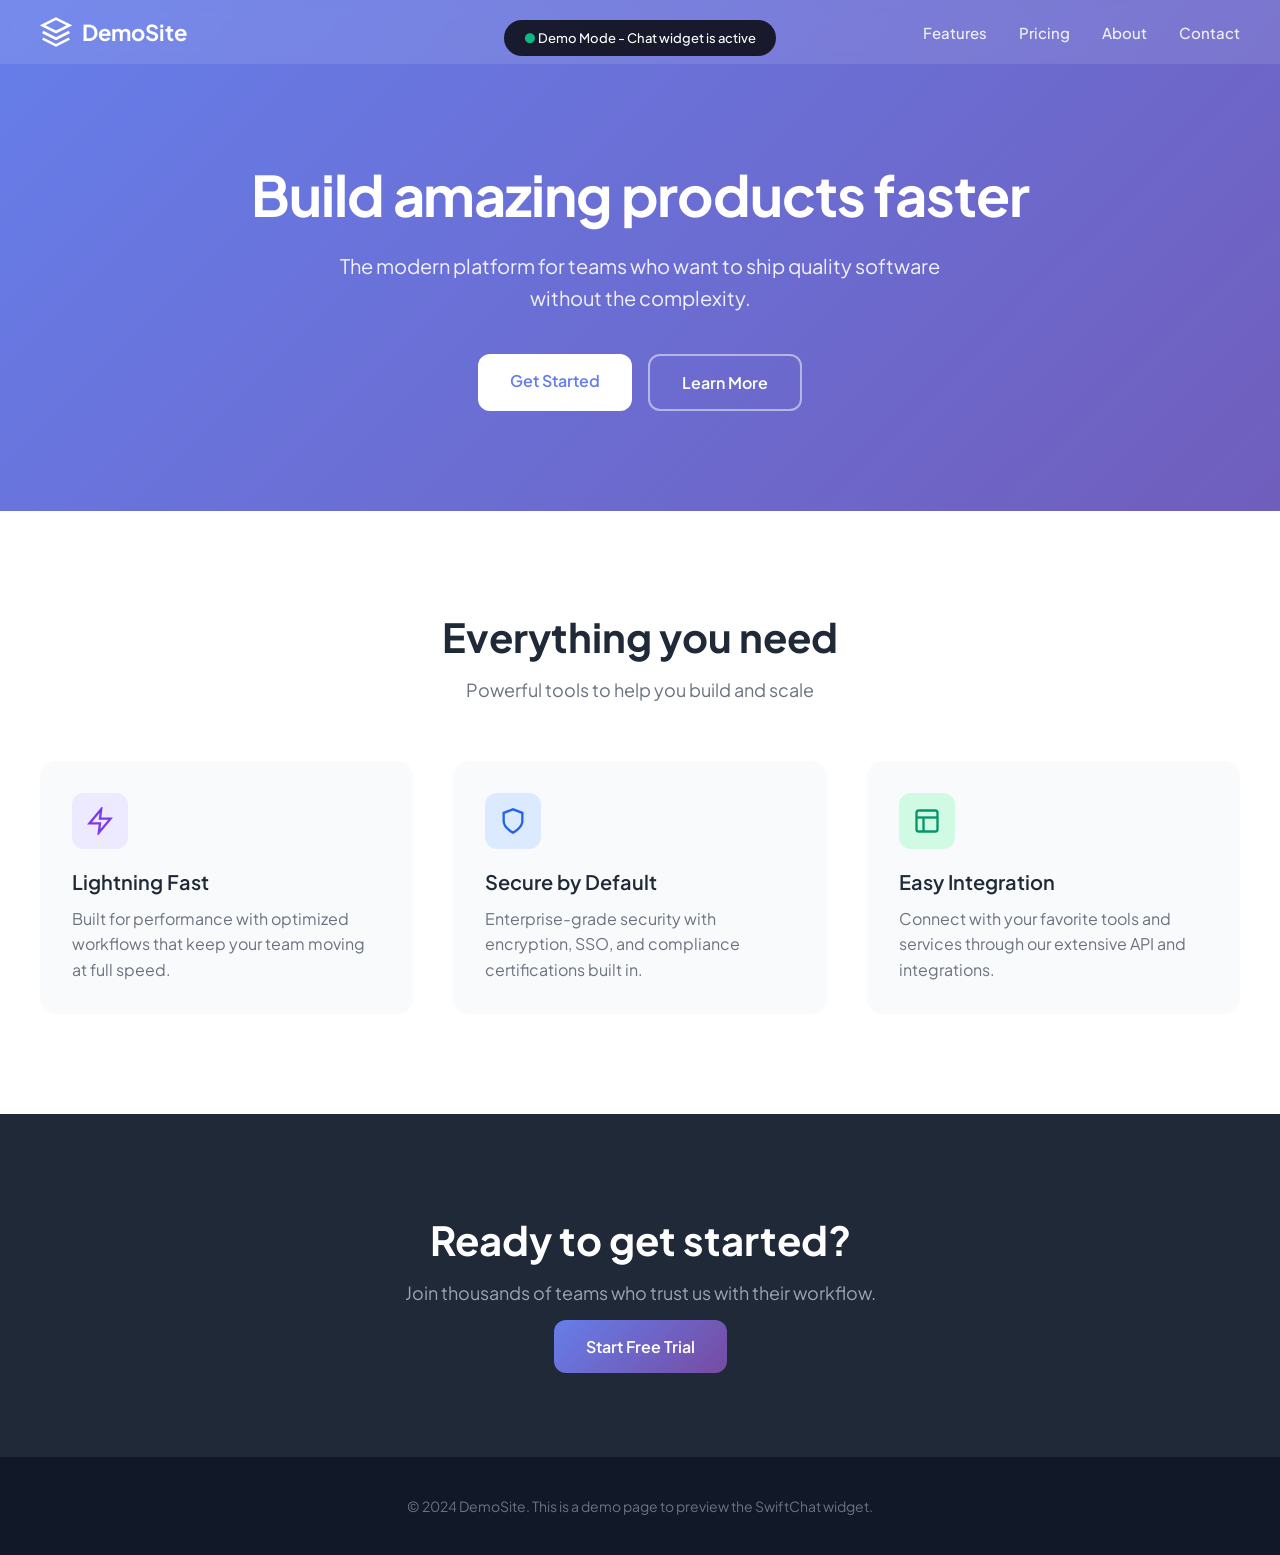
<file: frontend/demo.html>
<!DOCTYPE html>
<html lang="en">
<head>
    <meta charset="UTF-8">
    <meta name="viewport" content="width=device-width, initial-scale=1.0">
    <title>Demo Site - Widget Preview</title>
    <link rel="preconnect" href="https://fonts.googleapis.com">
    <link rel="preconnect" href="https://fonts.gstatic.com" crossorigin>
    <link href="https://fonts.googleapis.com/css2?family=Plus+Jakarta+Sans:wght@400;500;600;700&display=swap" rel="stylesheet">
    <style>
        * {
            margin: 0;
            padding: 0;
            box-sizing: border-box;
        }
        
        body {
            font-family: 'Plus Jakarta Sans', -apple-system, BlinkMacSystemFont, sans-serif;
            background: linear-gradient(135deg, #667eea 0%, #764ba2 100%);
            min-height: 100vh;
            color: #1f2937;
        }
        
        nav {
            background: rgba(255, 255, 255, 0.1);
            backdrop-filter: blur(10px);
            padding: 16px 40px;
            display: flex;
            justify-content: space-between;
            align-items: center;
        }
        
        .logo {
            font-size: 22px;
            font-weight: 700;
            color: white;
            display: flex;
            align-items: center;
            gap: 10px;
        }
        
        .logo svg {
            width: 32px;
            height: 32px;
        }
        
        .nav-links {
            display: flex;
            gap: 32px;
        }
        
        .nav-links a {
            color: rgba(255, 255, 255, 0.9);
            text-decoration: none;
            font-weight: 500;
            font-size: 15px;
            transition: color 0.2s;
        }
        
        .nav-links a:hover {
            color: white;
        }
        
        .hero {
            max-width: 1000px;
            margin: 0 auto;
            padding: 100px 40px;
            text-align: center;
            color: white;
        }
        
        .hero h1 {
            font-size: 56px;
            font-weight: 700;
            line-height: 1.1;
            margin-bottom: 24px;
            letter-spacing: -0.02em;
        }
        
        .hero p {
            font-size: 20px;
            opacity: 0.9;
            max-width: 600px;
            margin: 0 auto 40px;
            line-height: 1.6;
        }
        
        .hero-buttons {
            display: flex;
            gap: 16px;
            justify-content: center;
        }
        
        .btn {
            padding: 16px 32px;
            border-radius: 12px;
            font-size: 16px;
            font-weight: 600;
            cursor: pointer;
            text-decoration: none;
            transition: all 0.2s;
        }
        
        .btn-white {
            background: white;
            color: #667eea;
            border: none;
        }
        
        .btn-white:hover {
            transform: translateY(-2px);
            box-shadow: 0 10px 30px rgba(0, 0, 0, 0.2);
        }
        
        .btn-outline {
            background: transparent;
            color: white;
            border: 2px solid rgba(255, 255, 255, 0.5);
        }
        
        .btn-outline:hover {
            background: rgba(255, 255, 255, 0.1);
            border-color: white;
        }
        
        .features {
            background: white;
            padding: 100px 40px;
        }
        
        .features-container {
            max-width: 1200px;
            margin: 0 auto;
        }
        
        .features h2 {
            text-align: center;
            font-size: 40px;
            font-weight: 700;
            margin-bottom: 16px;
            color: #1f2937;
        }
        
        .features .subtitle {
            text-align: center;
            font-size: 18px;
            color: #6b7280;
            margin-bottom: 60px;
        }
        
        .features-grid {
            display: grid;
            grid-template-columns: repeat(3, 1fr);
            gap: 40px;
        }
        
        .feature-card {
            padding: 32px;
            border-radius: 16px;
            background: #f9fafb;
            transition: all 0.3s;
        }
        
        .feature-card:hover {
            transform: translateY(-4px);
            box-shadow: 0 20px 40px rgba(0, 0, 0, 0.1);
        }
        
        .feature-icon {
            width: 56px;
            height: 56px;
            border-radius: 12px;
            display: flex;
            align-items: center;
            justify-content: center;
            margin-bottom: 20px;
        }
        
        .feature-icon.purple { background: #ede9fe; color: #7c3aed; }
        .feature-icon.blue { background: #dbeafe; color: #2563eb; }
        .feature-icon.green { background: #d1fae5; color: #059669; }
        
        .feature-card h3 {
            font-size: 20px;
            font-weight: 600;
            margin-bottom: 12px;
            color: #1f2937;
        }
        
        .feature-card p {
            color: #6b7280;
            line-height: 1.6;
        }
        
        .cta {
            background: #1f2937;
            padding: 100px 40px;
            text-align: center;
        }
        
        .cta h2 {
            font-size: 40px;
            font-weight: 700;
            color: white;
            margin-bottom: 16px;
        }
        
        .cta p {
            font-size: 18px;
            color: #9ca3af;
            margin-bottom: 32px;
        }
        
        .cta .btn {
            background: linear-gradient(135deg, #667eea, #764ba2);
            color: white;
            border: none;
        }
        
        footer {
            background: #111827;
            padding: 40px;
            text-align: center;
            color: #6b7280;
            font-size: 14px;
        }
        
        .demo-badge {
            position: fixed;
            top: 20px;
            left: 50%;
            transform: translateX(-50%);
            background: rgba(0, 0, 0, 0.8);
            color: white;
            padding: 10px 20px;
            border-radius: 100px;
            font-size: 13px;
            font-weight: 500;
            z-index: 1000;
            backdrop-filter: blur(10px);
        }
        
        .demo-badge span {
            color: #10b981;
        }
        
        @media (max-width: 768px) {
            .hero h1 { font-size: 36px; }
            .features-grid { grid-template-columns: 1fr; }
            .nav-links { display: none; }
        }
    </style>
</head>
<body>
    <div class="demo-badge">
        <span>●</span> Demo Mode - Chat widget is active
    </div>

    <nav>
        <div class="logo">
            <svg viewBox="0 0 24 24" fill="none" stroke="currentColor" stroke-width="2">
                <path d="M12 2L2 7l10 5 10-5-10-5z"/>
                <path d="M2 17l10 5 10-5"/>
                <path d="M2 12l10 5 10-5"/>
            </svg>
            DemoSite
        </div>
        <div class="nav-links">
            <a href="#">Features</a>
            <a href="#">Pricing</a>
            <a href="#">About</a>
            <a href="#">Contact</a>
        </div>
    </nav>

    <section class="hero">
        <h1>Build amazing products faster</h1>
        <p>The modern platform for teams who want to ship quality software without the complexity.</p>
        <div class="hero-buttons">
            <a href="#" class="btn btn-white">Get Started</a>
            <a href="#" class="btn btn-outline">Learn More</a>
        </div>
    </section>

    <section class="features">
        <div class="features-container">
            <h2>Everything you need</h2>
            <p class="subtitle">Powerful tools to help you build and scale</p>
            <div class="features-grid">
                <div class="feature-card">
                    <div class="feature-icon purple">
                        <svg width="28" height="28" viewBox="0 0 24 24" fill="none" stroke="currentColor" stroke-width="2">
                            <path d="M13 2L3 14h9l-1 8 10-12h-9l1-8z"/>
                        </svg>
                    </div>
                    <h3>Lightning Fast</h3>
                    <p>Built for performance with optimized workflows that keep your team moving at full speed.</p>
                </div>
                <div class="feature-card">
                    <div class="feature-icon blue">
                        <svg width="28" height="28" viewBox="0 0 24 24" fill="none" stroke="currentColor" stroke-width="2">
                            <path d="M12 22s8-4 8-10V5l-8-3-8 3v7c0 6 8 10 8 10z"/>
                        </svg>
                    </div>
                    <h3>Secure by Default</h3>
                    <p>Enterprise-grade security with encryption, SSO, and compliance certifications built in.</p>
                </div>
                <div class="feature-card">
                    <div class="feature-icon green">
                        <svg width="28" height="28" viewBox="0 0 24 24" fill="none" stroke="currentColor" stroke-width="2">
                            <rect x="3" y="3" width="18" height="18" rx="2" ry="2"/>
                            <line x1="3" y1="9" x2="21" y2="9"/>
                            <line x1="9" y1="21" x2="9" y2="9"/>
                        </svg>
                    </div>
                    <h3>Easy Integration</h3>
                    <p>Connect with your favorite tools and services through our extensive API and integrations.</p>
                </div>
            </div>
        </div>
    </section>

    <section class="cta">
        <h2>Ready to get started?</h2>
        <p>Join thousands of teams who trust us with their workflow.</p>
        <a href="#" class="btn">Start Free Trial</a>
    </section>

    <footer>
        <p>&copy; 2024 DemoSite. This is a demo page to preview the SwiftChat widget.</p>
    </footer>

    <!-- 
    ===========================================
    SwiftChat Widget Integration
    ===========================================
    
    Security Best Practices:
    1. Use HTTPS in production (replace http:// with https://)
    2. The 'integrity' attribute (SRI hash) ensures the script hasn't been tampered with
    3. The 'crossOrigin' attribute is required when using SRI
    4. Configure allowed domains in your SwiftChat dashboard for additional security
    
    To get your secure embed code with SRI hash:
    - Visit: /api/embed/script/{your-site-id}?include_sri=true
    - Or check security info: /api/embed/security/{your-site-id}
    ===========================================
    -->
    
    <!-- Development embed (no SRI - for local testing only) -->
    <script>
        (function() {
          var s = document.createElement('script');
          s.src = 'http://localhost:8000/widget/chatbot.js';
          s.async = true;
          s.dataset.siteId = '3779edd6793b';
          s.dataset.apiUrl = 'http://localhost:8000';
          document.head.appendChild(s);
        })();
        </script>
</body>
</html>
</file>
